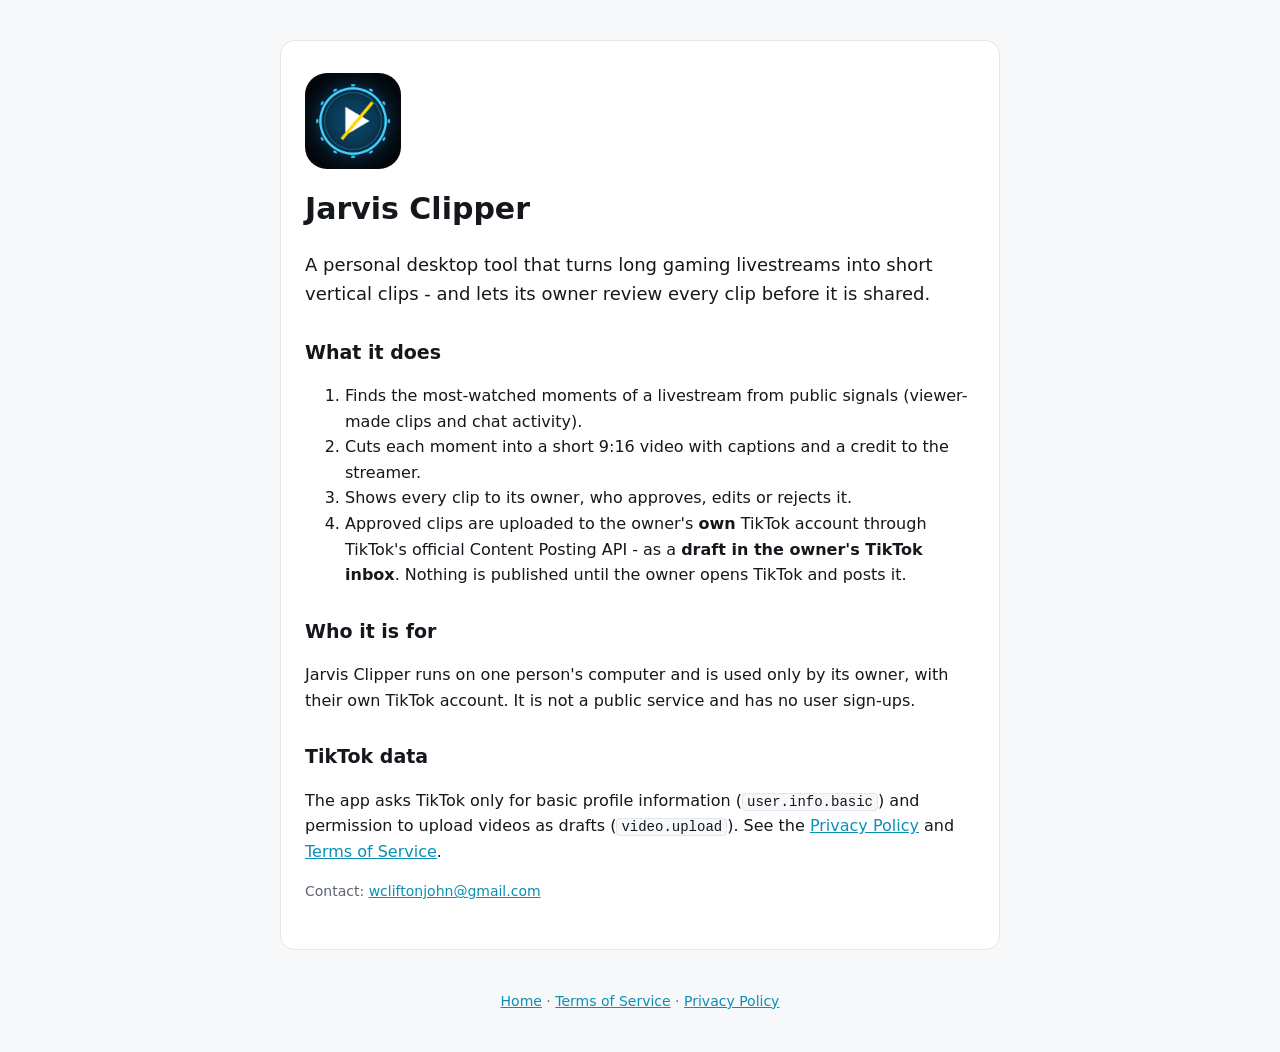
<file: index.html>
﻿<!doctype html>
<html lang="en">
<head>
<meta charset="utf-8">
<meta name="viewport" content="width=device-width, initial-scale=1">
<title>Jarvis Clipper</title>
<link rel="icon" href="icon.png">
<link rel="stylesheet" href="style.css">
</head>
<body>
<main>
  <img class="logo" src="icon.png" alt="" width="96" height="96">
  <h1>Jarvis Clipper</h1>
  <p class="lead">A personal desktop tool that turns long gaming livestreams into short vertical clips - and lets its owner
    review every clip before it is shared.</p>

  <h2>What it does</h2>
  <ol>
    <li>Finds the most-watched moments of a livestream from public signals (viewer-made clips and chat activity).</li>
    <li>Cuts each moment into a short 9:16 video with captions and a credit to the streamer.</li>
    <li>Shows every clip to its owner, who approves, edits or rejects it.</li>
    <li>Approved clips are uploaded to the owner's <b>own</b> TikTok account through TikTok's official Content Posting API -
      as a <b>draft in the owner's TikTok inbox</b>. Nothing is published until the owner opens TikTok and posts it.</li>
  </ol>

  <h2>Who it is for</h2>
  <p>Jarvis Clipper runs on one person's computer and is used only by its owner, with their own TikTok account.
    It is not a public service and has no user sign-ups.</p>

  <h2>TikTok data</h2>
  <p>The app asks TikTok only for basic profile information (<code>user.info.basic</code>) and permission to upload videos
    as drafts (<code>video.upload</code>). See the <a href="privacy.html">Privacy Policy</a> and
    <a href="terms.html">Terms of Service</a>.</p>

  <p class="muted">Contact: <a href="mailto:wcliftonjohn@gmail.com">wcliftonjohn@gmail.com</a></p>
</main>
<footer><a href="index.html">Home</a> · <a href="terms.html">Terms of Service</a> · <a href="privacy.html">Privacy Policy</a></footer>
</body>
</html>
</file>
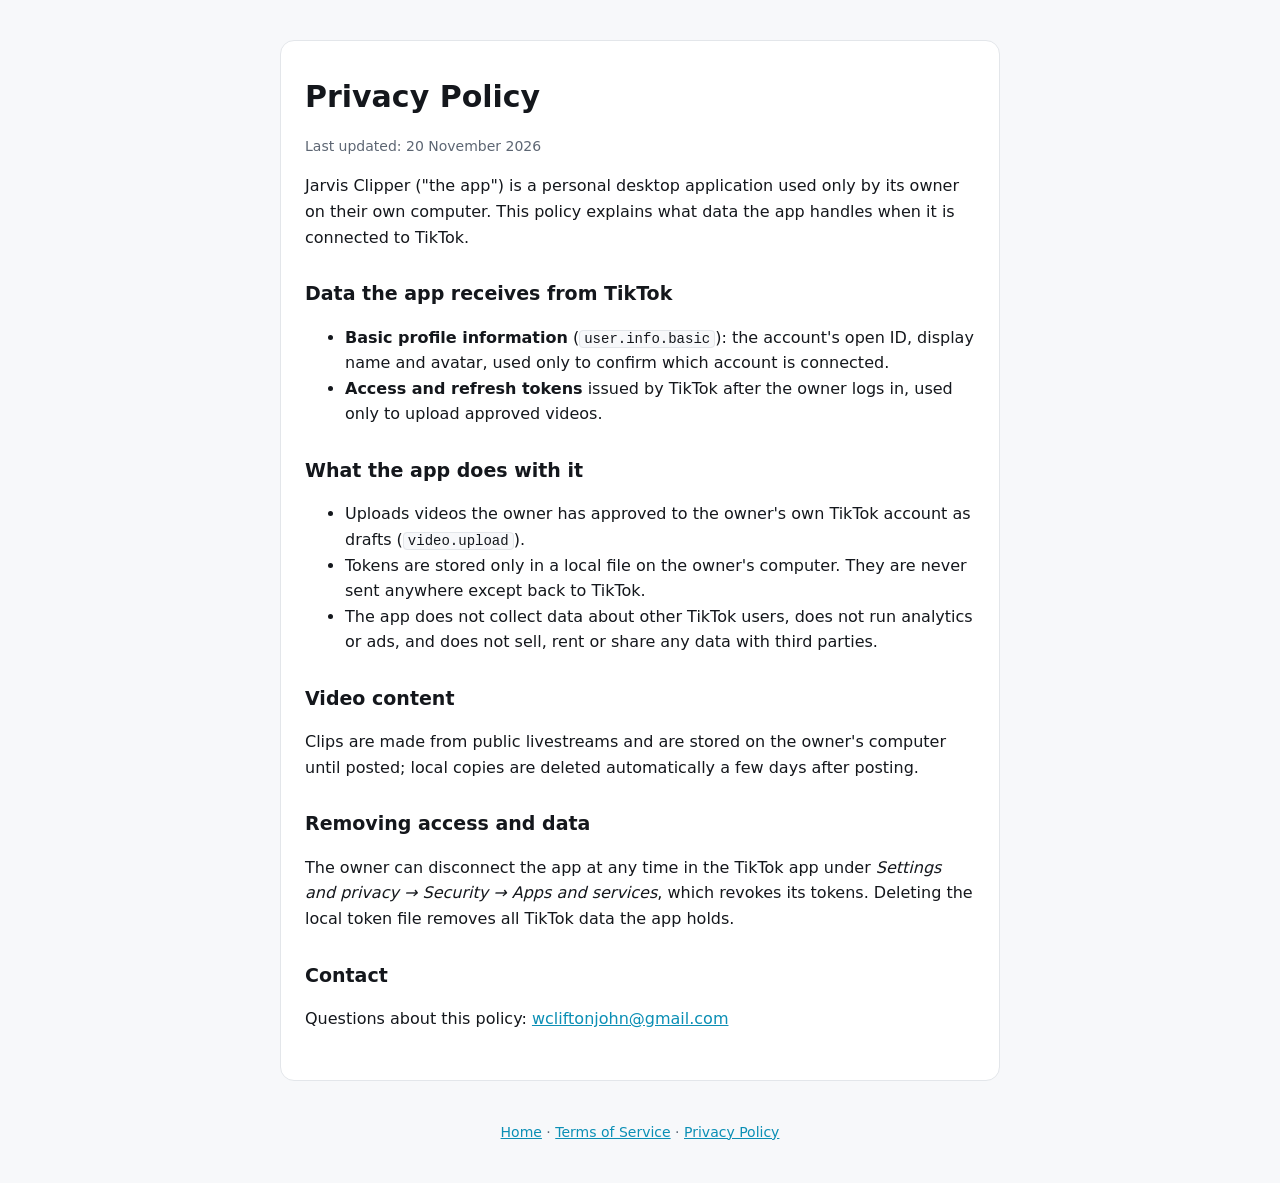
<file: privacy.html>
﻿<!doctype html>
<html lang="en">
<head>
<meta charset="utf-8">
<meta name="viewport" content="width=device-width, initial-scale=1">
<title>Privacy Policy - Jarvis Clipper</title>
<link rel="icon" href="icon.png">
<link rel="stylesheet" href="style.css">
</head>
<body>
<main>
  <h1>Privacy Policy</h1>
  <p class="muted">Last updated: 20 November 2026</p>

  <p>Jarvis Clipper ("the app") is a personal desktop application used only by its owner on their own computer.
    This policy explains what data the app handles when it is connected to TikTok.</p>

  <h2>Data the app receives from TikTok</h2>
  <ul>
    <li><b>Basic profile information</b> (<code>user.info.basic</code>): the account's open ID, display name and avatar,
      used only to confirm which account is connected.</li>
    <li><b>Access and refresh tokens</b> issued by TikTok after the owner logs in, used only to upload approved videos.</li>
  </ul>

  <h2>What the app does with it</h2>
  <ul>
    <li>Uploads videos the owner has approved to the owner's own TikTok account as drafts (<code>video.upload</code>).</li>
    <li>Tokens are stored only in a local file on the owner's computer. They are never sent anywhere except back to TikTok.</li>
    <li>The app does not collect data about other TikTok users, does not run analytics or ads, and does not sell, rent or
      share any data with third parties.</li>
  </ul>

  <h2>Video content</h2>
  <p>Clips are made from public livestreams and are stored on the owner's computer until posted; local copies are deleted
    automatically a few days after posting.</p>

  <h2>Removing access and data</h2>
  <p>The owner can disconnect the app at any time in the TikTok app under <i>Settings and privacy → Security →
    Apps and services</i>, which revokes its tokens. Deleting the local token file removes all TikTok data the app holds.</p>

  <h2>Contact</h2>
  <p>Questions about this policy: <a href="mailto:wcliftonjohn@gmail.com">wcliftonjohn@gmail.com</a></p>
</main>
<footer><a href="index.html">Home</a> · <a href="terms.html">Terms of Service</a> · <a href="privacy.html">Privacy Policy</a></footer>
</body>
</html>
</file>
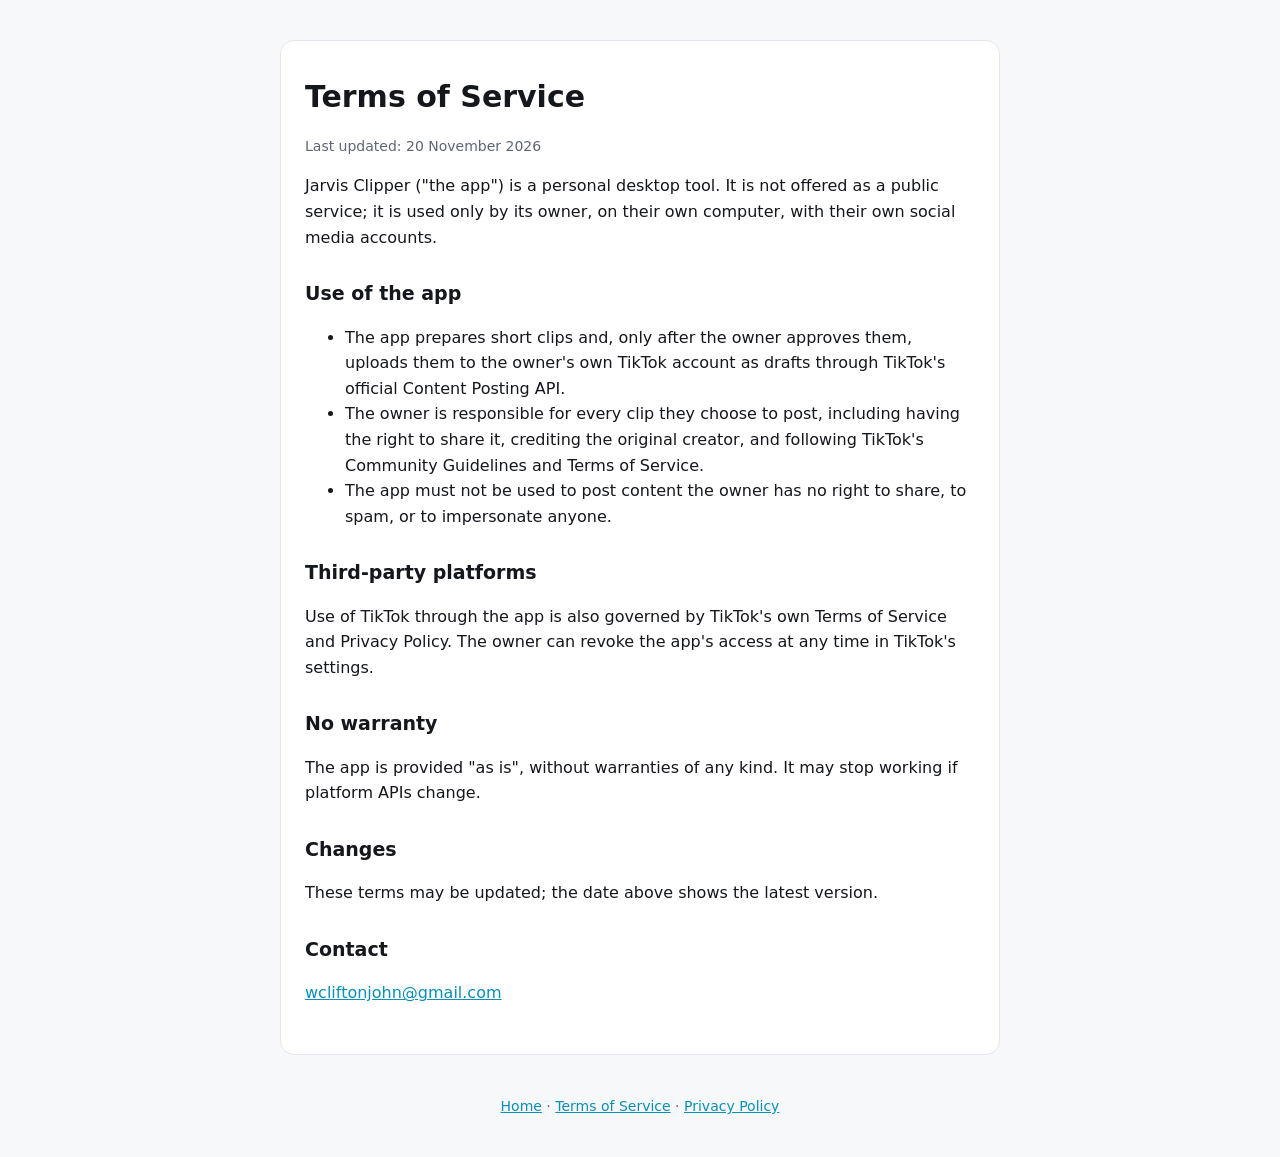
<file: terms.html>
﻿<!doctype html>
<html lang="en">
<head>
<meta charset="utf-8">
<meta name="viewport" content="width=device-width, initial-scale=1">
<title>Terms of Service - Jarvis Clipper</title>
<link rel="icon" href="icon.png">
<link rel="stylesheet" href="style.css">
</head>
<body>
<main>
  <h1>Terms of Service</h1>
  <p class="muted">Last updated: 20 November 2026</p>

  <p>Jarvis Clipper ("the app") is a personal desktop tool. It is not offered as a public service; it is used only by its
    owner, on their own computer, with their own social media accounts.</p>

  <h2>Use of the app</h2>
  <ul>
    <li>The app prepares short clips and, only after the owner approves them, uploads them to the owner's own TikTok
      account as drafts through TikTok's official Content Posting API.</li>
    <li>The owner is responsible for every clip they choose to post, including having the right to share it, crediting the
      original creator, and following TikTok's Community Guidelines and Terms of Service.</li>
    <li>The app must not be used to post content the owner has no right to share, to spam, or to impersonate anyone.</li>
  </ul>

  <h2>Third-party platforms</h2>
  <p>Use of TikTok through the app is also governed by TikTok's own Terms of Service and Privacy Policy. The owner can
    revoke the app's access at any time in TikTok's settings.</p>

  <h2>No warranty</h2>
  <p>The app is provided "as is", without warranties of any kind. It may stop working if platform APIs change.</p>

  <h2>Changes</h2>
  <p>These terms may be updated; the date above shows the latest version.</p>

  <h2>Contact</h2>
  <p><a href="mailto:wcliftonjohn@gmail.com">wcliftonjohn@gmail.com</a></p>
</main>
<footer><a href="index.html">Home</a> · <a href="terms.html">Terms of Service</a> · <a href="privacy.html">Privacy Policy</a></footer>
</body>
</html>
</file>
<file: style.css>
:root { --bg: #f7f8fa; --text: #14171c; --muted: #5d6673; --accent: #0b8fb5; --card: #ffffff; --line: #e3e6ea; }
@media (prefers-color-scheme: dark) {
  :root { --bg: #0b1118; --text: #e6edf3; --muted: #93a1b0; --accent: #3fd0ff; --card: #111a24; --line: #1e2a37; }
}
* { box-sizing: border-box; }
body { margin: 0; background: var(--bg); color: var(--text); font: 16px/1.6 system-ui, -apple-system, "Segoe UI", Roboto, sans-serif; }
main { max-width: 720px; margin: 40px auto; padding: 32px 24px; background: var(--card); border: 1px solid var(--line); border-radius: 14px; }
h1 { margin: 0 0 8px; font-size: 30px; }
h2 { margin: 28px 0 8px; font-size: 19px; }
.lead { font-size: 18px; }
.muted { color: var(--muted); font-size: 14px; }
.logo { border-radius: 22px; display: block; margin-bottom: 16px; }
a { color: var(--accent); }
code { font-size: 14px; background: var(--bg); border: 1px solid var(--line); border-radius: 4px; padding: 0 4px; }
footer { text-align: center; color: var(--muted); font-size: 14px; margin: 0 16px 40px; }
@media (max-width: 760px) { main { margin: 16px; padding: 24px 16px; } }
</file>
